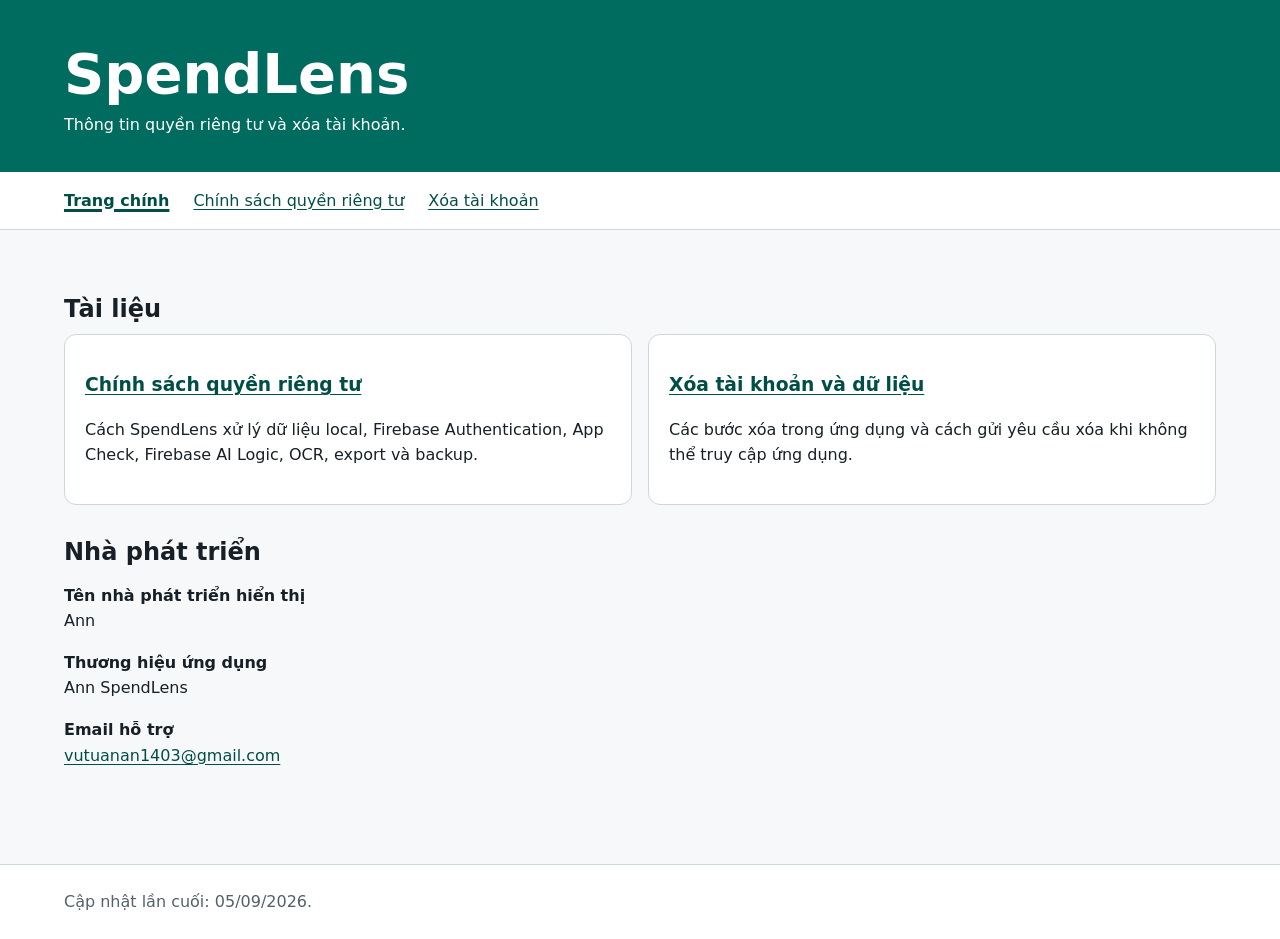
<file: index.html>
<!doctype html>
<html lang="vi">
<head>
  <meta charset="utf-8">
  <meta name="viewport" content="width=device-width, initial-scale=1">
  <meta http-equiv="Content-Security-Policy" content="default-src 'none'; style-src 'self'; img-src 'self'; base-uri 'none'; form-action 'none'">
  <meta name="description" content="Thông tin quyền riêng tư và xóa tài khoản của ứng dụng SpendLens.">
  <link rel="canonical" href="https://vutuanan1403.github.io/spendlens-policy/">
  <title>SpendLens — thông tin chính sách</title>
  <link rel="stylesheet" href="styles.css">
</head>
<body>
  <a class="skip-link" href="#main">Bỏ qua điều hướng</a>
  <header class="site-header">
    <div class="container">
      <h1>SpendLens</h1>
      <p>Thông tin quyền riêng tư và xóa tài khoản.</p>
    </div>
  </header>
  <nav aria-label="Điều hướng chính">
    <div class="container nav-links">
      <a aria-current="page" href="index.html">Trang chính</a>
      <a href="privacy-policy.html">Chính sách quyền riêng tư</a>
      <a href="account-deletion.html">Xóa tài khoản</a>
    </div>
  </nav>
  <main id="main" class="container content">
    <section>
      <h2>Tài liệu</h2>
      <div class="cards">
        <article>
          <h3><a href="privacy-policy.html">Chính sách quyền riêng tư</a></h3>
          <p>Cách SpendLens xử lý dữ liệu local, Firebase Authentication, App Check, Firebase AI Logic, OCR, export và backup.</p>
        </article>
        <article>
          <h3><a href="account-deletion.html">Xóa tài khoản và dữ liệu</a></h3>
          <p>Các bước xóa trong ứng dụng và cách gửi yêu cầu xóa khi không thể truy cập ứng dụng.</p>
        </article>
      </div>
    </section>
    <section>
      <h2>Nhà phát triển</h2>
      <dl>
        <dt>Tên nhà phát triển hiển thị</dt>
        <dd>Ann</dd>
        <dt>Thương hiệu ứng dụng</dt>
        <dd>Ann SpendLens</dd>
        <dt>Email hỗ trợ</dt>
        <dd><a href="mailto:vutuanan1403@gmail.com">vutuanan1403@gmail.com</a></dd>
      </dl>
    </section>
  </main>
  <footer><div class="container">Cập nhật lần cuối: 05/09/2026.</div></footer>
</body>
</html>
</file>
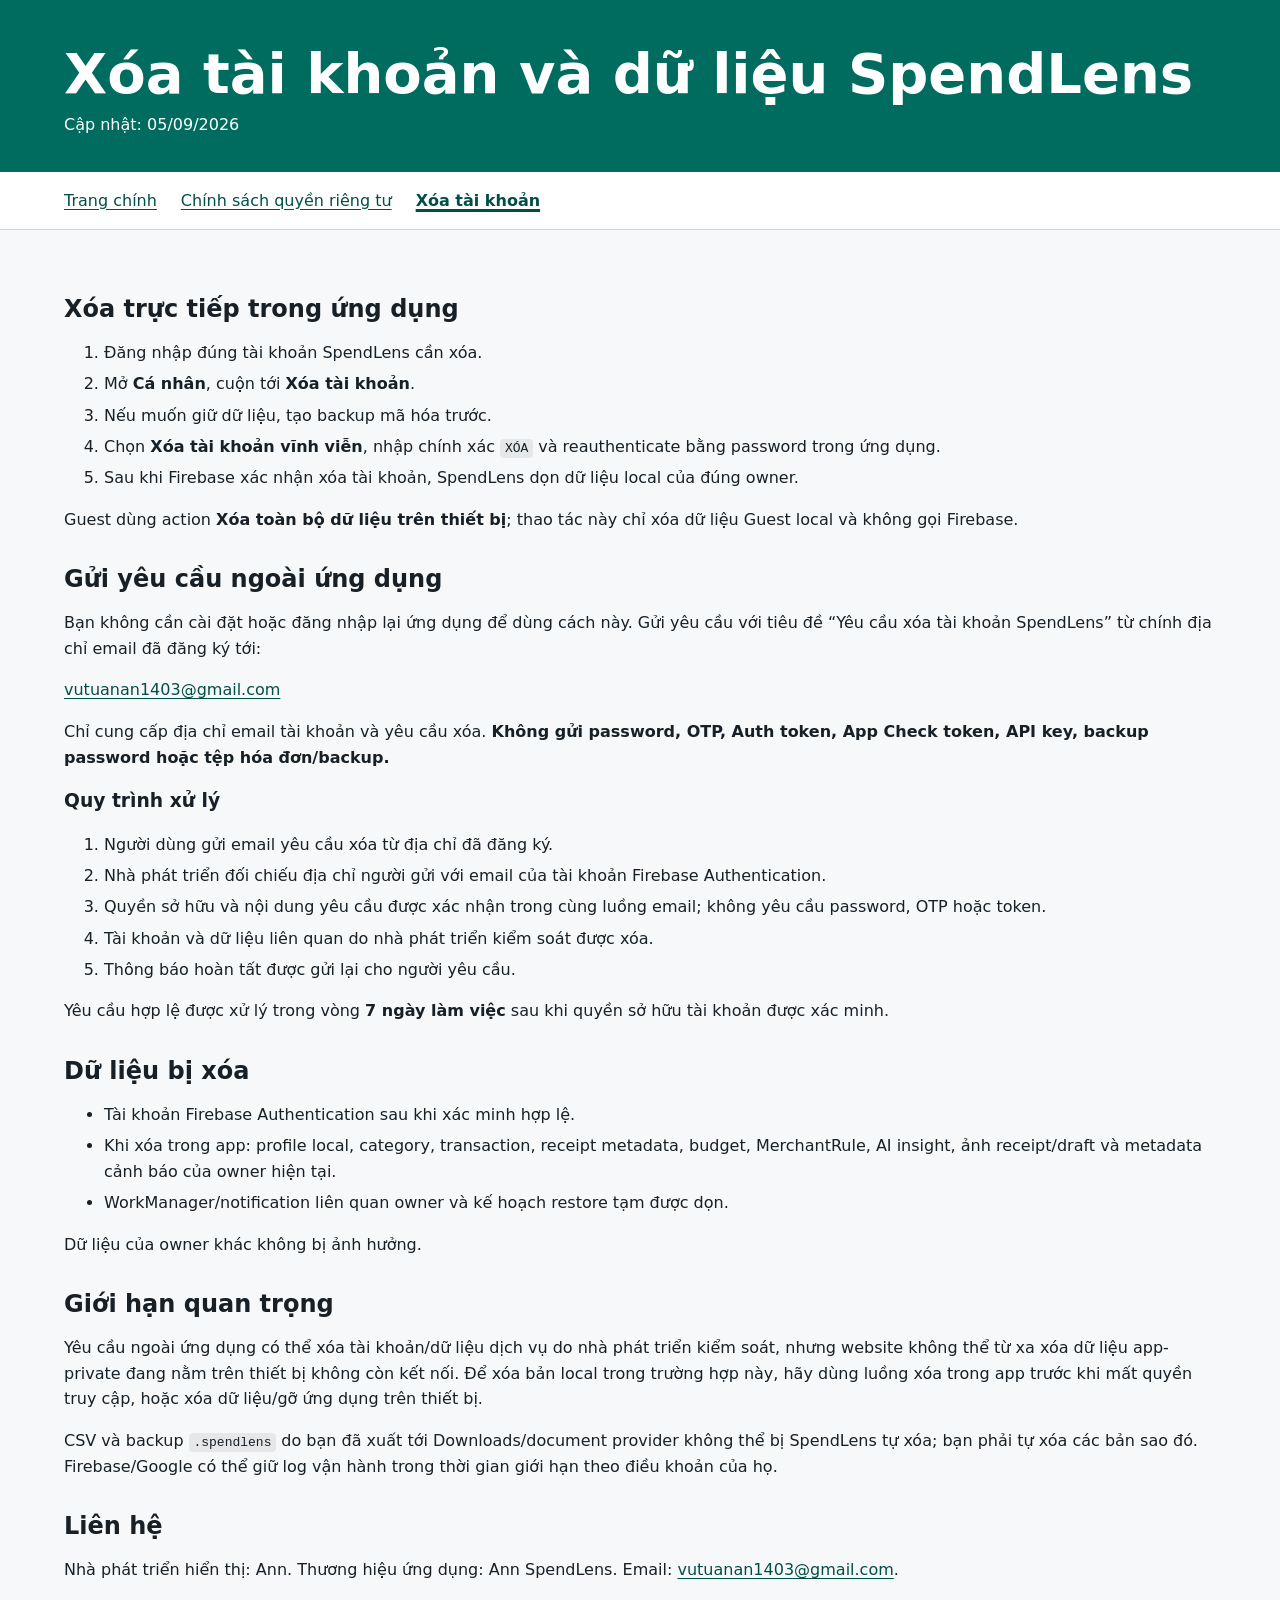
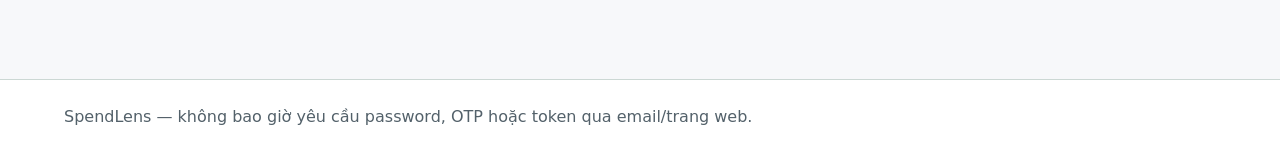
<file: account-deletion.html>
<!doctype html>
<html lang="vi">
<head>
  <meta charset="utf-8">
  <meta name="viewport" content="width=device-width, initial-scale=1">
  <meta http-equiv="Content-Security-Policy" content="default-src 'none'; style-src 'self'; img-src 'self'; base-uri 'none'; form-action 'none'">
  <meta name="description" content="Hướng dẫn xóa tài khoản và dữ liệu SpendLens trong hoặc ngoài ứng dụng.">
  <link rel="canonical" href="https://vutuanan1403.github.io/spendlens-policy/account-deletion.html">
  <title>Xóa tài khoản — SpendLens</title>
  <link rel="stylesheet" href="styles.css">
</head>
<body>
  <a class="skip-link" href="#main">Bỏ qua điều hướng</a>
  <header class="site-header"><div class="container"><h1>Xóa tài khoản và dữ liệu SpendLens</h1><p>Cập nhật: 05/09/2026</p></div></header>
  <nav aria-label="Điều hướng chính"><div class="container nav-links"><a href="index.html">Trang chính</a><a href="privacy-policy.html">Chính sách quyền riêng tư</a><a aria-current="page" href="account-deletion.html">Xóa tài khoản</a></div></nav>
  <main id="main" class="container content">
    <section><h2>Xóa trực tiếp trong ứng dụng</h2><ol><li>Đăng nhập đúng tài khoản SpendLens cần xóa.</li><li>Mở <strong>Cá nhân</strong>, cuộn tới <strong>Xóa tài khoản</strong>.</li><li>Nếu muốn giữ dữ liệu, tạo backup mã hóa trước.</li><li>Chọn <strong>Xóa tài khoản vĩnh viễn</strong>, nhập chính xác <code>XÓA</code> và reauthenticate bằng password trong ứng dụng.</li><li>Sau khi Firebase xác nhận xóa tài khoản, SpendLens dọn dữ liệu local của đúng owner.</li></ol><p>Guest dùng action <strong>Xóa toàn bộ dữ liệu trên thiết bị</strong>; thao tác này chỉ xóa dữ liệu Guest local và không gọi Firebase.</p></section>

    <section><h2>Gửi yêu cầu ngoài ứng dụng</h2><p>Bạn không cần cài đặt hoặc đăng nhập lại ứng dụng để dùng cách này. Gửi yêu cầu với tiêu đề “Yêu cầu xóa tài khoản SpendLens” từ chính địa chỉ email đã đăng ký tới:</p><p><a href="mailto:vutuanan1403@gmail.com?subject=Y%C3%AAu%20c%E1%BA%A7u%20x%C3%B3a%20t%C3%A0i%20kho%E1%BA%A3n%20SpendLens">vutuanan1403@gmail.com</a></p><p>Chỉ cung cấp địa chỉ email tài khoản và yêu cầu xóa. <strong>Không gửi password, OTP, Auth token, App Check token, API key, backup password hoặc tệp hóa đơn/backup.</strong></p><h3>Quy trình xử lý</h3><ol><li>Người dùng gửi email yêu cầu xóa từ địa chỉ đã đăng ký.</li><li>Nhà phát triển đối chiếu địa chỉ người gửi với email của tài khoản Firebase Authentication.</li><li>Quyền sở hữu và nội dung yêu cầu được xác nhận trong cùng luồng email; không yêu cầu password, OTP hoặc token.</li><li>Tài khoản và dữ liệu liên quan do nhà phát triển kiểm soát được xóa.</li><li>Thông báo hoàn tất được gửi lại cho người yêu cầu.</li></ol><p>Yêu cầu hợp lệ được xử lý trong vòng <strong>7 ngày làm việc</strong> sau khi quyền sở hữu tài khoản được xác minh.</p></section>

    <section><h2>Dữ liệu bị xóa</h2><ul><li>Tài khoản Firebase Authentication sau khi xác minh hợp lệ.</li><li>Khi xóa trong app: profile local, category, transaction, receipt metadata, budget, MerchantRule, AI insight, ảnh receipt/draft và metadata cảnh báo của owner hiện tại.</li><li>WorkManager/notification liên quan owner và kế hoạch restore tạm được dọn.</li></ul><p>Dữ liệu của owner khác không bị ảnh hưởng.</p></section>

    <section><h2>Giới hạn quan trọng</h2><p>Yêu cầu ngoài ứng dụng có thể xóa tài khoản/dữ liệu dịch vụ do nhà phát triển kiểm soát, nhưng website không thể từ xa xóa dữ liệu app-private đang nằm trên thiết bị không còn kết nối. Để xóa bản local trong trường hợp này, hãy dùng luồng xóa trong app trước khi mất quyền truy cập, hoặc xóa dữ liệu/gỡ ứng dụng trên thiết bị.</p><p>CSV và backup <code>.spendlens</code> do bạn đã xuất tới Downloads/document provider không thể bị SpendLens tự xóa; bạn phải tự xóa các bản sao đó. Firebase/Google có thể giữ log vận hành trong thời gian giới hạn theo điều khoản của họ.</p></section>

    <section><h2>Liên hệ</h2><p>Nhà phát triển hiển thị: Ann. Thương hiệu ứng dụng: Ann SpendLens. Email: <a href="mailto:vutuanan1403@gmail.com">vutuanan1403@gmail.com</a>.</p></section>
  </main>
  <footer><div class="container">SpendLens — không bao giờ yêu cầu password, OTP hoặc token qua email/trang web.</div></footer>
</body>
</html>
</file>
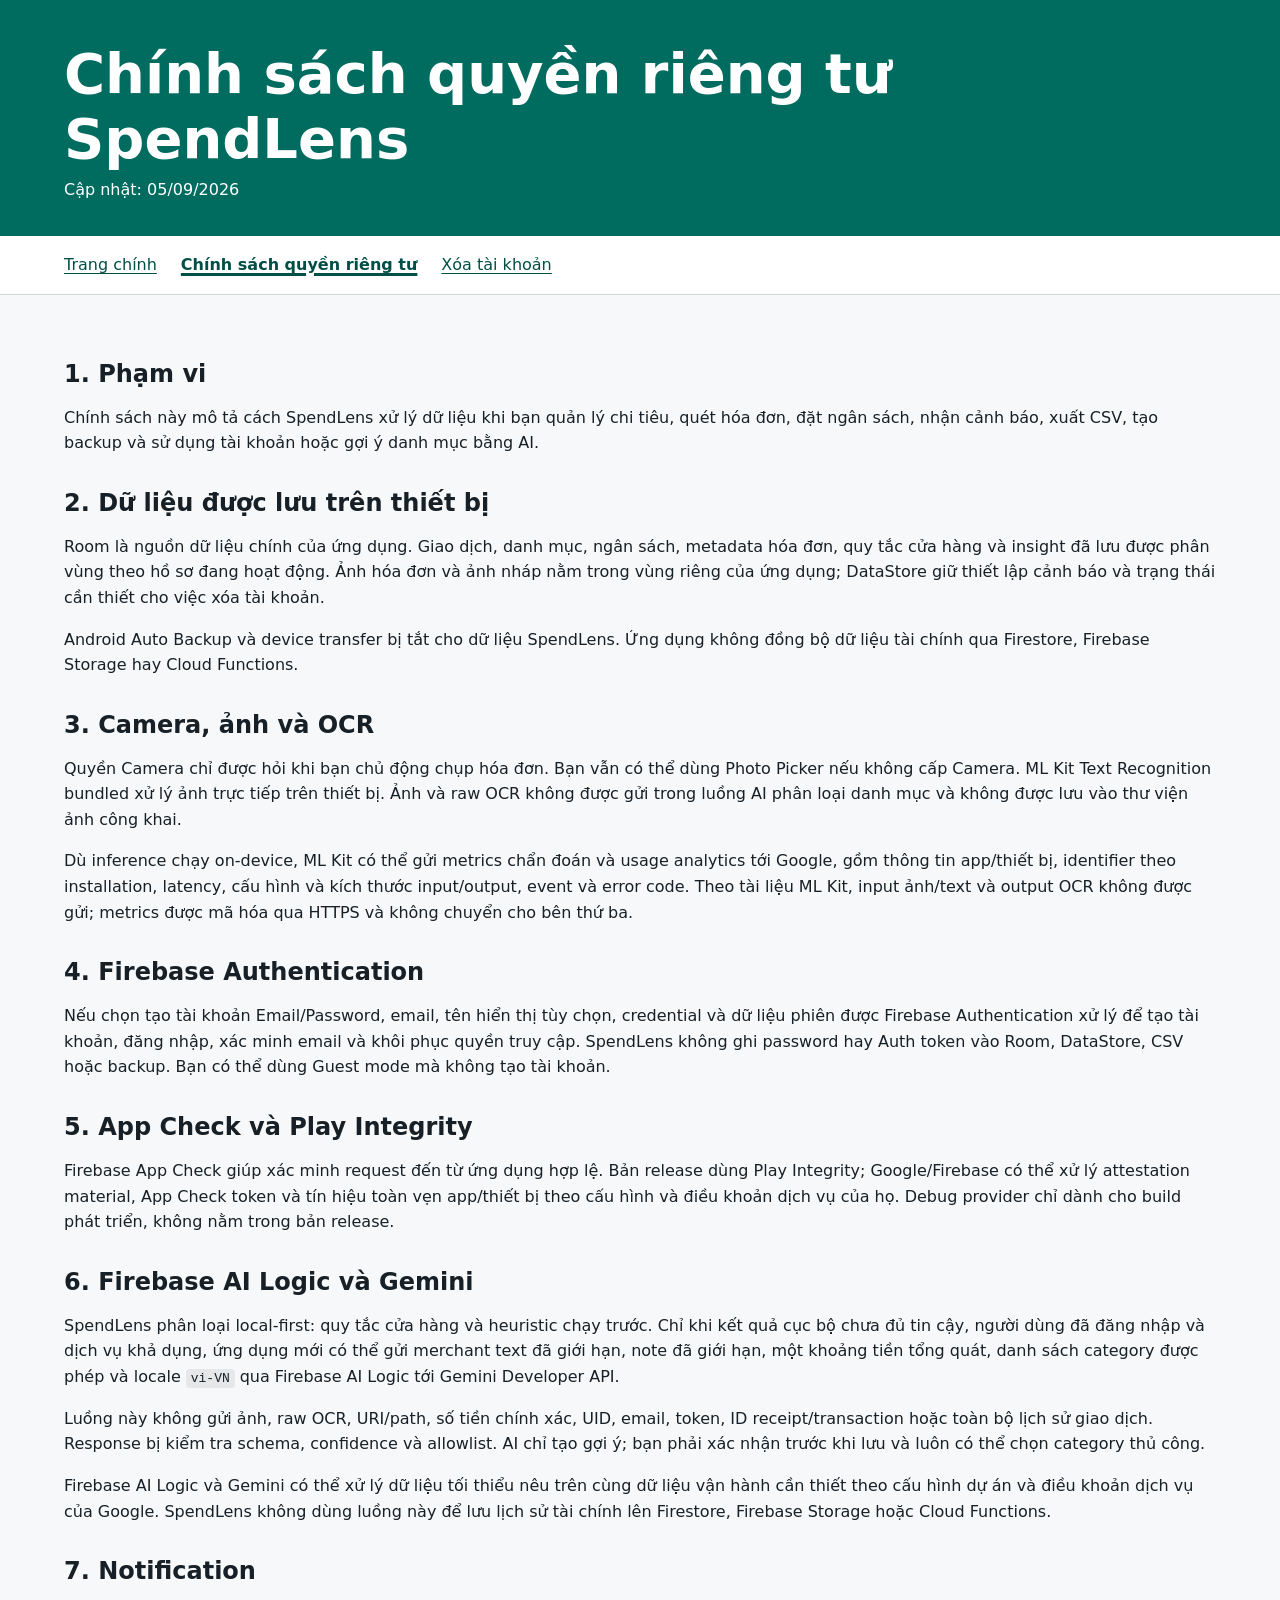
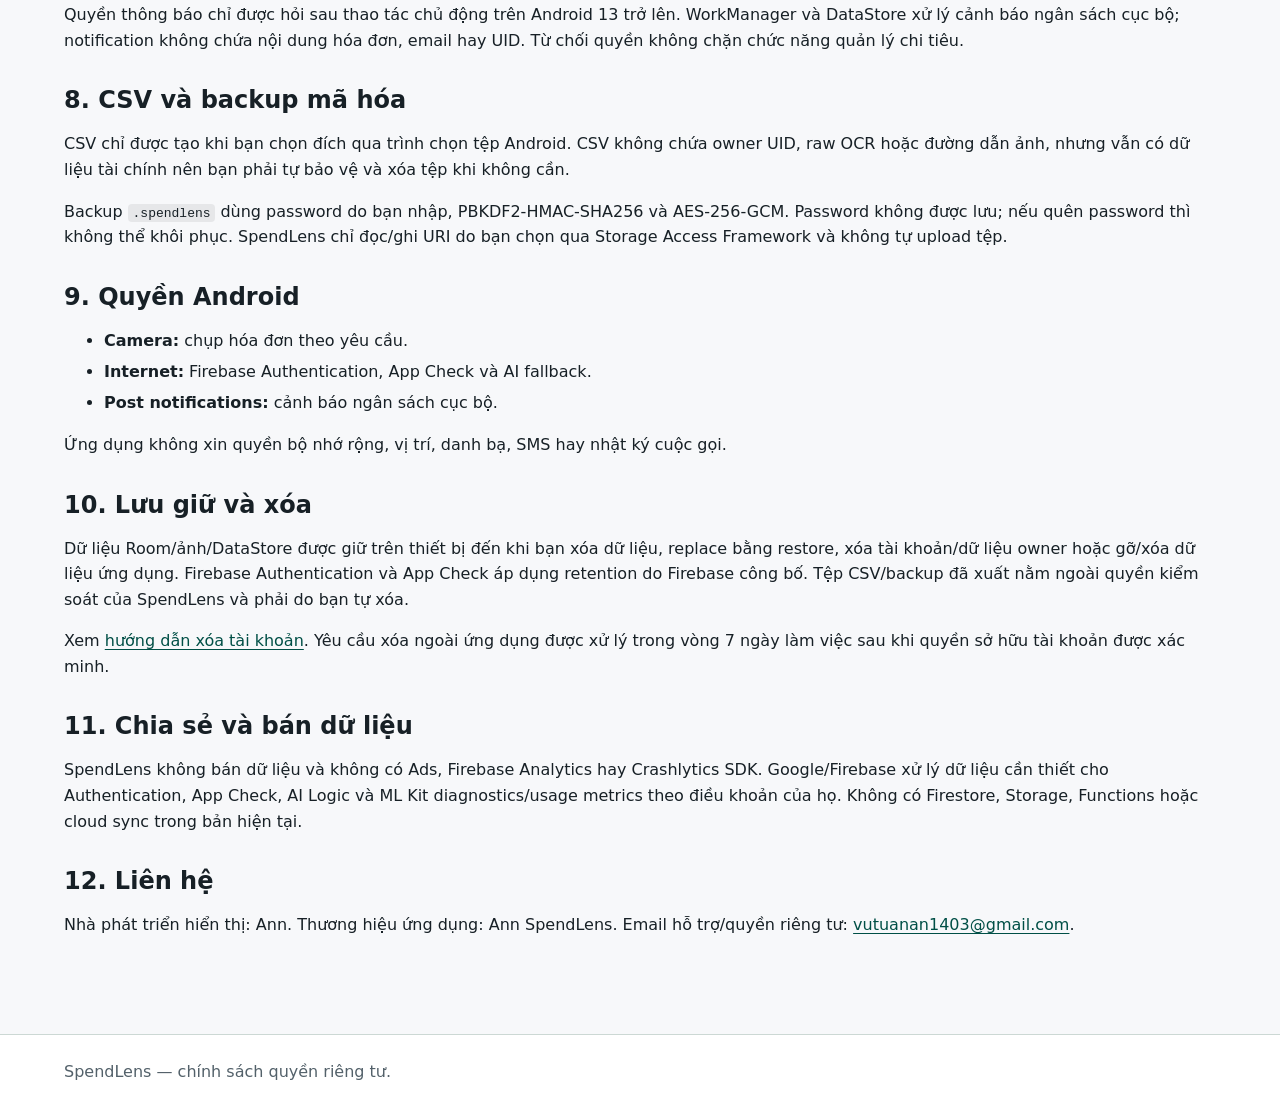
<file: privacy-policy.html>
<!doctype html>
<html lang="vi">
<head>
  <meta charset="utf-8">
  <meta name="viewport" content="width=device-width, initial-scale=1">
  <meta http-equiv="Content-Security-Policy" content="default-src 'none'; style-src 'self'; img-src 'self'; base-uri 'none'; form-action 'none'">
  <meta name="description" content="Chính sách quyền riêng tư của ứng dụng SpendLens.">
  <link rel="canonical" href="https://vutuanan1403.github.io/spendlens-policy/privacy-policy.html">
  <title>Chính sách quyền riêng tư — SpendLens</title>
  <link rel="stylesheet" href="styles.css">
</head>
<body>
  <a class="skip-link" href="#main">Bỏ qua điều hướng</a>
  <header class="site-header"><div class="container"><h1>Chính sách quyền riêng tư SpendLens</h1><p>Cập nhật: 05/09/2026</p></div></header>
  <nav aria-label="Điều hướng chính"><div class="container nav-links"><a href="index.html">Trang chính</a><a aria-current="page" href="privacy-policy.html">Chính sách quyền riêng tư</a><a href="account-deletion.html">Xóa tài khoản</a></div></nav>
  <main id="main" class="container content">
    <section><h2>1. Phạm vi</h2><p>Chính sách này mô tả cách SpendLens xử lý dữ liệu khi bạn quản lý chi tiêu, quét hóa đơn, đặt ngân sách, nhận cảnh báo, xuất CSV, tạo backup và sử dụng tài khoản hoặc gợi ý danh mục bằng AI.</p></section>

    <section><h2>2. Dữ liệu được lưu trên thiết bị</h2><p>Room là nguồn dữ liệu chính của ứng dụng. Giao dịch, danh mục, ngân sách, metadata hóa đơn, quy tắc cửa hàng và insight đã lưu được phân vùng theo hồ sơ đang hoạt động. Ảnh hóa đơn và ảnh nháp nằm trong vùng riêng của ứng dụng; DataStore giữ thiết lập cảnh báo và trạng thái cần thiết cho việc xóa tài khoản.</p><p>Android Auto Backup và device transfer bị tắt cho dữ liệu SpendLens. Ứng dụng không đồng bộ dữ liệu tài chính qua Firestore, Firebase Storage hay Cloud Functions.</p></section>

    <section><h2>3. Camera, ảnh và OCR</h2><p>Quyền Camera chỉ được hỏi khi bạn chủ động chụp hóa đơn. Bạn vẫn có thể dùng Photo Picker nếu không cấp Camera. ML Kit Text Recognition bundled xử lý ảnh trực tiếp trên thiết bị. Ảnh và raw OCR không được gửi trong luồng AI phân loại danh mục và không được lưu vào thư viện ảnh công khai.</p><p>Dù inference chạy on-device, ML Kit có thể gửi metrics chẩn đoán và usage analytics tới Google, gồm thông tin app/thiết bị, identifier theo installation, latency, cấu hình và kích thước input/output, event và error code. Theo tài liệu ML Kit, input ảnh/text và output OCR không được gửi; metrics được mã hóa qua HTTPS và không chuyển cho bên thứ ba.</p></section>

    <section><h2>4. Firebase Authentication</h2><p>Nếu chọn tạo tài khoản Email/Password, email, tên hiển thị tùy chọn, credential và dữ liệu phiên được Firebase Authentication xử lý để tạo tài khoản, đăng nhập, xác minh email và khôi phục quyền truy cập. SpendLens không ghi password hay Auth token vào Room, DataStore, CSV hoặc backup. Bạn có thể dùng Guest mode mà không tạo tài khoản.</p></section>

    <section><h2>5. App Check và Play Integrity</h2><p>Firebase App Check giúp xác minh request đến từ ứng dụng hợp lệ. Bản release dùng Play Integrity; Google/Firebase có thể xử lý attestation material, App Check token và tín hiệu toàn vẹn app/thiết bị theo cấu hình và điều khoản dịch vụ của họ. Debug provider chỉ dành cho build phát triển, không nằm trong bản release.</p></section>

    <section><h2>6. Firebase AI Logic và Gemini</h2><p>SpendLens phân loại local-first: quy tắc cửa hàng và heuristic chạy trước. Chỉ khi kết quả cục bộ chưa đủ tin cậy, người dùng đã đăng nhập và dịch vụ khả dụng, ứng dụng mới có thể gửi merchant text đã giới hạn, note đã giới hạn, một khoảng tiền tổng quát, danh sách category được phép và locale <code>vi-VN</code> qua Firebase AI Logic tới Gemini Developer API.</p><p>Luồng này không gửi ảnh, raw OCR, URI/path, số tiền chính xác, UID, email, token, ID receipt/transaction hoặc toàn bộ lịch sử giao dịch. Response bị kiểm tra schema, confidence và allowlist. AI chỉ tạo gợi ý; bạn phải xác nhận trước khi lưu và luôn có thể chọn category thủ công.</p><p>Firebase AI Logic và Gemini có thể xử lý dữ liệu tối thiểu nêu trên cùng dữ liệu vận hành cần thiết theo cấu hình dự án và điều khoản dịch vụ của Google. SpendLens không dùng luồng này để lưu lịch sử tài chính lên Firestore, Firebase Storage hoặc Cloud Functions.</p></section>

    <section><h2>7. Notification</h2><p>Quyền thông báo chỉ được hỏi sau thao tác chủ động trên Android 13 trở lên. WorkManager và DataStore xử lý cảnh báo ngân sách cục bộ; notification không chứa nội dung hóa đơn, email hay UID. Từ chối quyền không chặn chức năng quản lý chi tiêu.</p></section>

    <section><h2>8. CSV và backup mã hóa</h2><p>CSV chỉ được tạo khi bạn chọn đích qua trình chọn tệp Android. CSV không chứa owner UID, raw OCR hoặc đường dẫn ảnh, nhưng vẫn có dữ liệu tài chính nên bạn phải tự bảo vệ và xóa tệp khi không cần.</p><p>Backup <code>.spendlens</code> dùng password do bạn nhập, PBKDF2-HMAC-SHA256 và AES-256-GCM. Password không được lưu; nếu quên password thì không thể khôi phục. SpendLens chỉ đọc/ghi URI do bạn chọn qua Storage Access Framework và không tự upload tệp.</p></section>

    <section><h2>9. Quyền Android</h2><ul><li><strong>Camera:</strong> chụp hóa đơn theo yêu cầu.</li><li><strong>Internet:</strong> Firebase Authentication, App Check và AI fallback.</li><li><strong>Post notifications:</strong> cảnh báo ngân sách cục bộ.</li></ul><p>Ứng dụng không xin quyền bộ nhớ rộng, vị trí, danh bạ, SMS hay nhật ký cuộc gọi.</p></section>

    <section><h2>10. Lưu giữ và xóa</h2><p>Dữ liệu Room/ảnh/DataStore được giữ trên thiết bị đến khi bạn xóa dữ liệu, replace bằng restore, xóa tài khoản/dữ liệu owner hoặc gỡ/xóa dữ liệu ứng dụng. Firebase Authentication và App Check áp dụng retention do Firebase công bố. Tệp CSV/backup đã xuất nằm ngoài quyền kiểm soát của SpendLens và phải do bạn tự xóa.</p><p>Xem <a href="account-deletion.html">hướng dẫn xóa tài khoản</a>. Yêu cầu xóa ngoài ứng dụng được xử lý trong vòng 7 ngày làm việc sau khi quyền sở hữu tài khoản được xác minh.</p></section>

    <section><h2>11. Chia sẻ và bán dữ liệu</h2><p>SpendLens không bán dữ liệu và không có Ads, Firebase Analytics hay Crashlytics SDK. Google/Firebase xử lý dữ liệu cần thiết cho Authentication, App Check, AI Logic và ML Kit diagnostics/usage metrics theo điều khoản của họ. Không có Firestore, Storage, Functions hoặc cloud sync trong bản hiện tại.</p></section>

    <section><h2>12. Liên hệ</h2><p>Nhà phát triển hiển thị: Ann. Thương hiệu ứng dụng: Ann SpendLens. Email hỗ trợ/quyền riêng tư: <a href="mailto:vutuanan1403@gmail.com">vutuanan1403@gmail.com</a>.</p></section>
  </main>
  <footer><div class="container">SpendLens — chính sách quyền riêng tư.</div></footer>
</body>
</html>
</file>
<file: styles.css>
:root {
  color-scheme: light dark;
  --background: #f7f8fa;
  --surface: #ffffff;
  --text: #172026;
  --muted: #53616a;
  --primary: #006b5f;
  --primary-strong: #004f46;
  --border: #ccd8d4;
  --notice: #fff3cd;
  --notice-text: #5e4500;
  font-family: system-ui, -apple-system, BlinkMacSystemFont, "Segoe UI", sans-serif;
  line-height: 1.6;
}

* { box-sizing: border-box; }
body { margin: 0; background: var(--background); color: var(--text); }
a { color: var(--primary-strong); text-underline-offset: 0.18em; }
a:focus-visible { outline: 3px solid #ffbf47; outline-offset: 3px; }
.container { width: min(72rem, calc(100% - 2rem)); margin-inline: auto; }
.skip-link { position: absolute; left: 1rem; top: -5rem; padding: .75rem 1rem; background: var(--surface); z-index: 10; }
.skip-link:focus { top: 1rem; }
.site-header { background: var(--primary); color: #fff; padding: 2.5rem 0 1.75rem; }
.site-header h1 { margin: .15rem 0; font-size: clamp(2rem, 6vw, 3.5rem); line-height: 1.15; }
.site-header p { margin: .35rem 0; }
.eyebrow { font-weight: 800; letter-spacing: .08em; font-size: .82rem; }
nav { background: var(--surface); border-bottom: 1px solid var(--border); }
.nav-links { display: flex; flex-wrap: wrap; gap: .75rem 1.5rem; padding-block: 1rem; }
.nav-links a[aria-current="page"] { font-weight: 800; text-decoration-thickness: .18em; }
.content { padding-block: 2rem 4rem; }
section { margin-block: 2rem; }
h2 { line-height: 1.25; margin-bottom: .6rem; }
h3 { line-height: 1.3; }
.notice { background: var(--notice); color: var(--notice-text); border: 1px solid #e5c65b; border-radius: .75rem; padding: 1rem 1.25rem; }
.notice h2 { margin-top: 0; }
.cards { display: grid; grid-template-columns: repeat(auto-fit, minmax(16rem, 1fr)); gap: 1rem; }
.cards article { background: var(--surface); border: 1px solid var(--border); border-radius: .75rem; padding: 1.25rem; }
dt { font-weight: 800; }
dd { margin: 0 0 1rem; overflow-wrap: anywhere; }
.placeholder { border-left: .3rem solid var(--primary); padding-left: 1rem; font-weight: 750; overflow-wrap: anywhere; }
code { background: rgba(127, 127, 127, .14); border-radius: .25rem; padding: .12rem .3rem; }
li + li { margin-top: .35rem; }
footer { background: var(--surface); border-top: 1px solid var(--border); color: var(--muted); padding-block: 1.5rem; }

@media (prefers-color-scheme: dark) {
  :root {
    --background: #101514;
    --surface: #18201e;
    --text: #e4eeeb;
    --muted: #afbfba;
    --primary: #006b5f;
    --primary-strong: #72ddca;
    --border: #394945;
    --notice: #3d3107;
    --notice-text: #ffe18a;
  }
}

@media print {
  nav, .skip-link { display: none; }
  body { background: #fff; color: #000; }
  .site-header { background: #fff; color: #000; padding-top: 0; }
}
</file>
